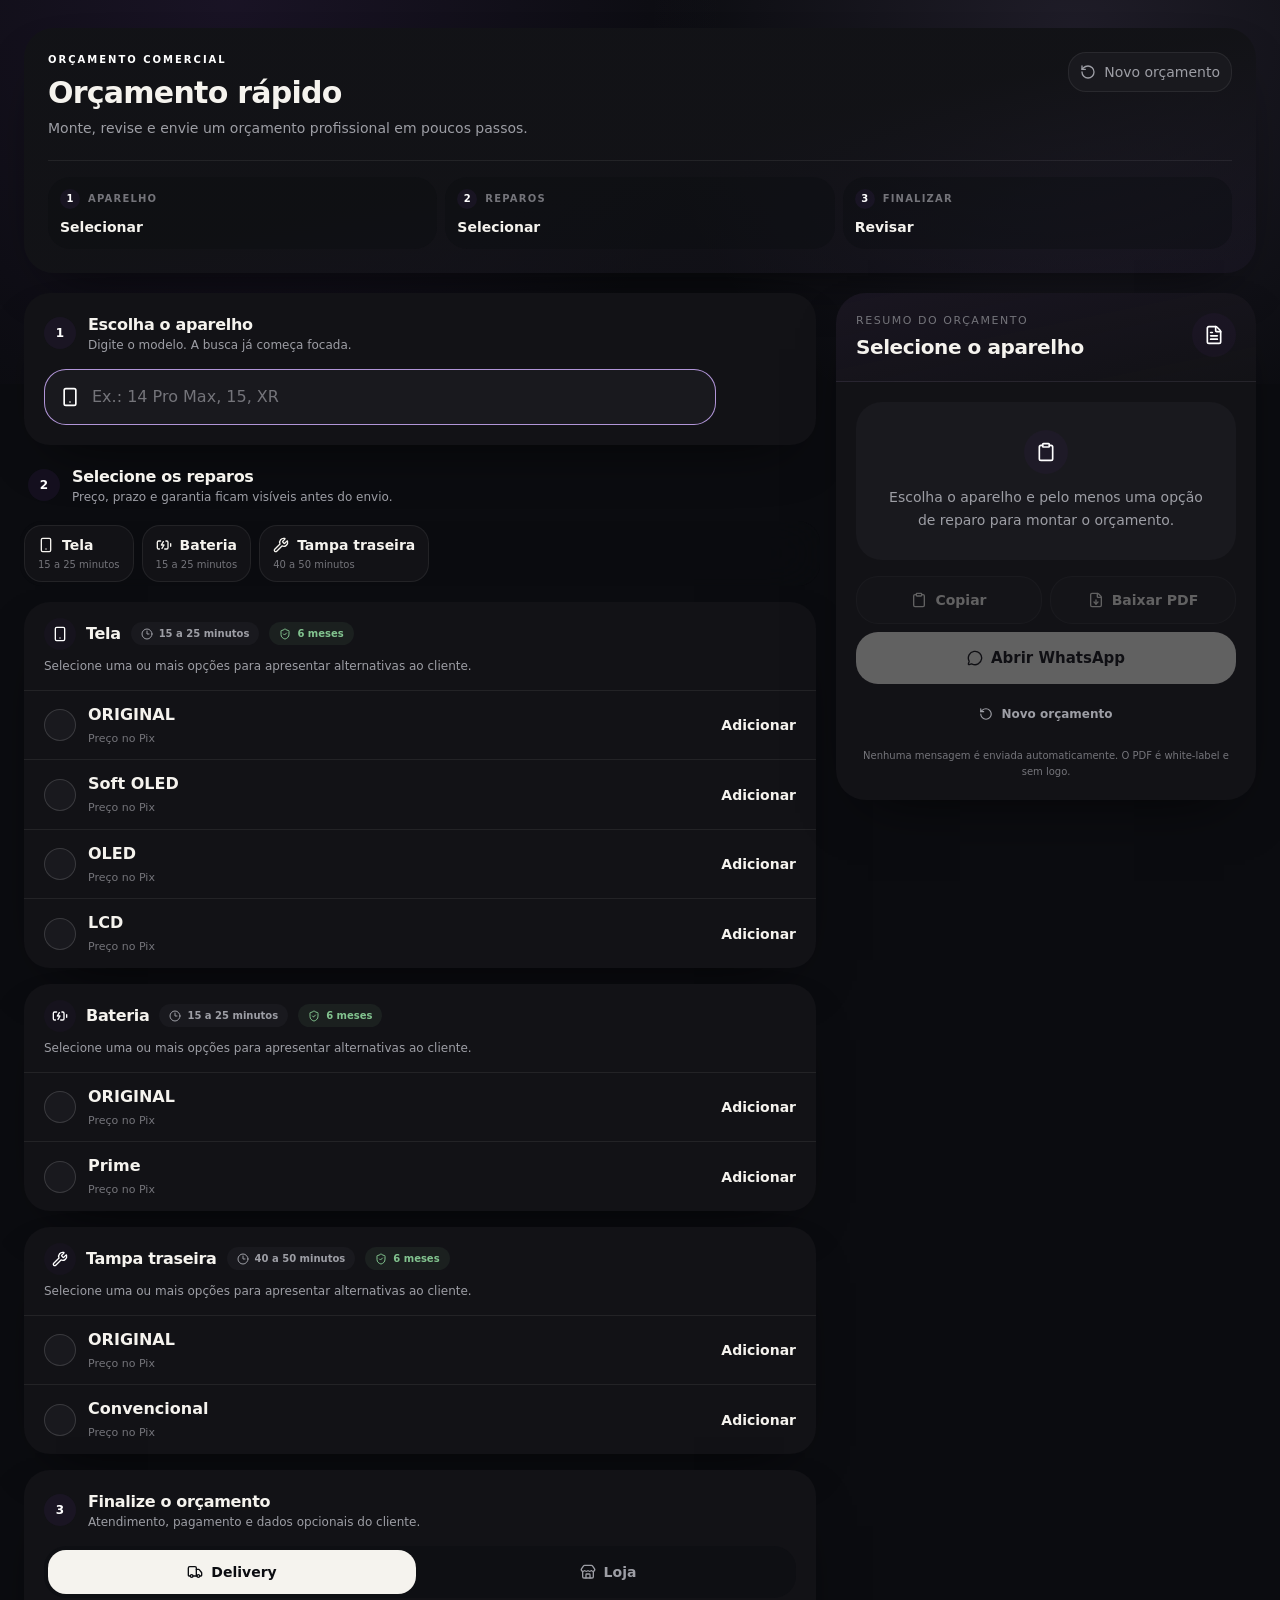
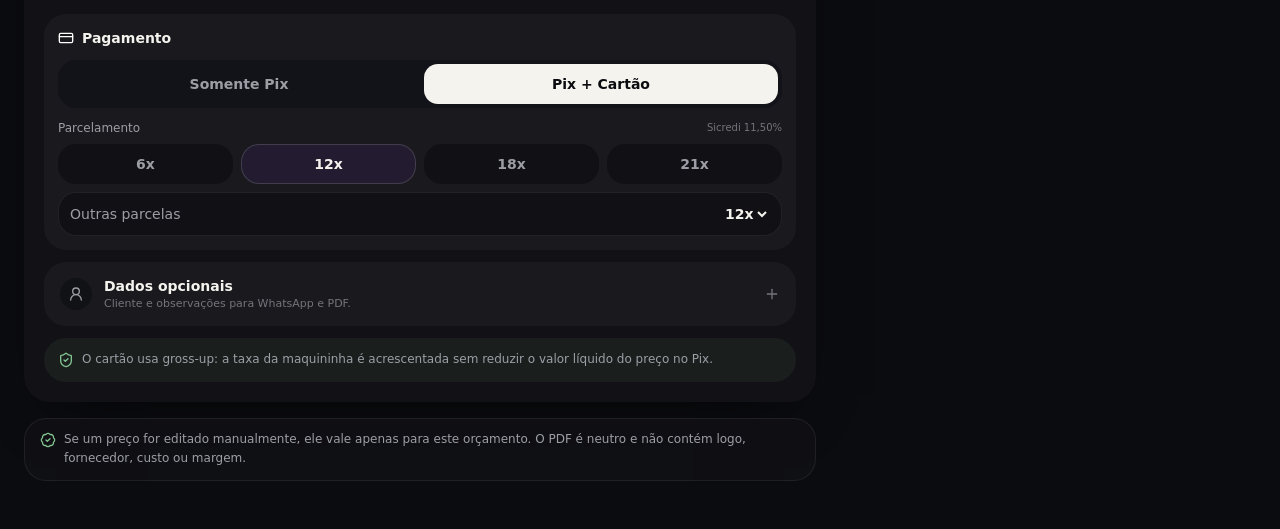
<file: index.html>
<!doctype html>
<html lang="pt-BR">
  <head>
    <meta charset="UTF-8" />
    <meta name="viewport" content="width=device-width, initial-scale=1, viewport-fit=cover" />
    <meta name="theme-color" content="#0b0c0f" />
    <meta name="robots" content="noindex,nofollow,noarchive" />
    <meta name="mobile-web-app-capable" content="yes" />
    <meta name="apple-mobile-web-app-capable" content="yes" />
    <meta name="apple-mobile-web-app-status-bar-style" content="black-translucent" />
    <title>Orçamento Rápido · Vitor IA OS</title>
    <script type="module" crossorigin src="./assets/index-BFCkXIkG.js"></script>
    <link rel="stylesheet" crossorigin href="./assets/index-7ZYTep82.css">
  </head>
  <body>
    <div id="root"></div>
  </body>
</html>
</file>
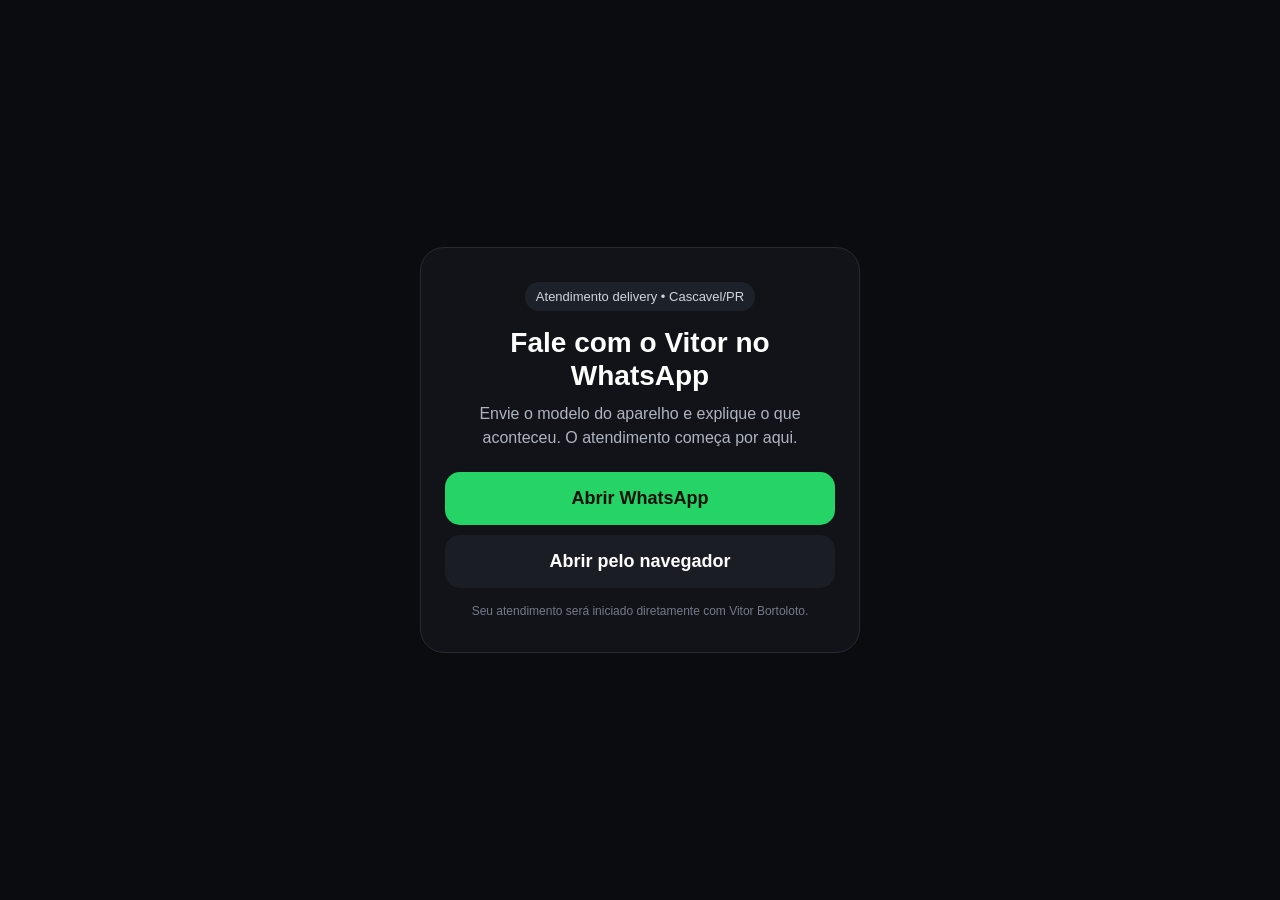
<file: t/index.html>
<!doctype html>
<html lang="pt-BR">
<head>
<meta charset="UTF-8"/>
<meta name="viewport" content="width=device-width, initial-scale=1, viewport-fit=cover"/>
<meta name="robots" content="noindex,nofollow,noarchive"/>
<meta name="theme-color" content="#0b0c0f"/>
<title>WhatsApp · Vitor Bortoloto</title>
<style>
:root{color-scheme:dark}
*{box-sizing:border-box}
body{margin:0;min-height:100vh;background:#0b0c0f;color:#fff;font-family:-apple-system,BlinkMacSystemFont,"Segoe UI",sans-serif;display:grid;place-items:center;padding:24px}
.card{width:min(100%,440px);text-align:center;padding:34px 24px;border:1px solid #262a31;border-radius:24px;background:#111318}
.badge{display:inline-block;padding:7px 11px;border-radius:999px;background:#1d222a;color:#cfd5dd;font-size:13px;margin-bottom:16px}
h1{font-size:28px;line-height:1.15;margin:0 0 10px}
p{margin:0 auto 22px;color:#aeb5bf;line-height:1.5;max-width:350px}
button,a.cta{width:100%;display:block;border:0;border-radius:15px;padding:16px 18px;font-size:18px;font-weight:750;text-decoration:none;cursor:pointer}
.primary{background:#25D366;color:#07120b}
.secondary{margin-top:10px;background:#1a1d23;color:#fff}
.small{font-size:12px;color:#747b86;margin-top:16px}
</style>
</head>
<body>
<main class="card">
  <div class="badge">Atendimento delivery • Cascavel/PR</div>
  <h1>Fale com o Vitor no WhatsApp</h1>
  <p>Envie o modelo do aparelho e explique o que aconteceu. O atendimento começa por aqui.</p>
  <button id="open" class="primary">Abrir WhatsApp</button>
  <a id="web" class="cta secondary" href="#" rel="noopener">Abrir pelo navegador</a>
  <div class="small">Seu atendimento será iniciado diretamente com Vitor Bortoloto.</div>
</main>
<script>
const message="Olá, Vitor! Conheci seu trabalho pelo TikTok e gostaria de solicitar um orçamento. Posso te enviar o modelo do aparelho e explicar o que aconteceu?";
const encoded=encodeURIComponent(message);
const app="whatsapp://send?phone=554598579157&text="+encoded;
const web="https://wa.me/554598579157?text="+encoded;
document.getElementById("web").href=web;
document.getElementById("open").addEventListener("click",()=>{
  window.location.href=app;
  setTimeout(()=>{ if(document.visibilityState==="visible") window.location.href=web; },1200);
});
</script>
</body>
</html>
</file>
